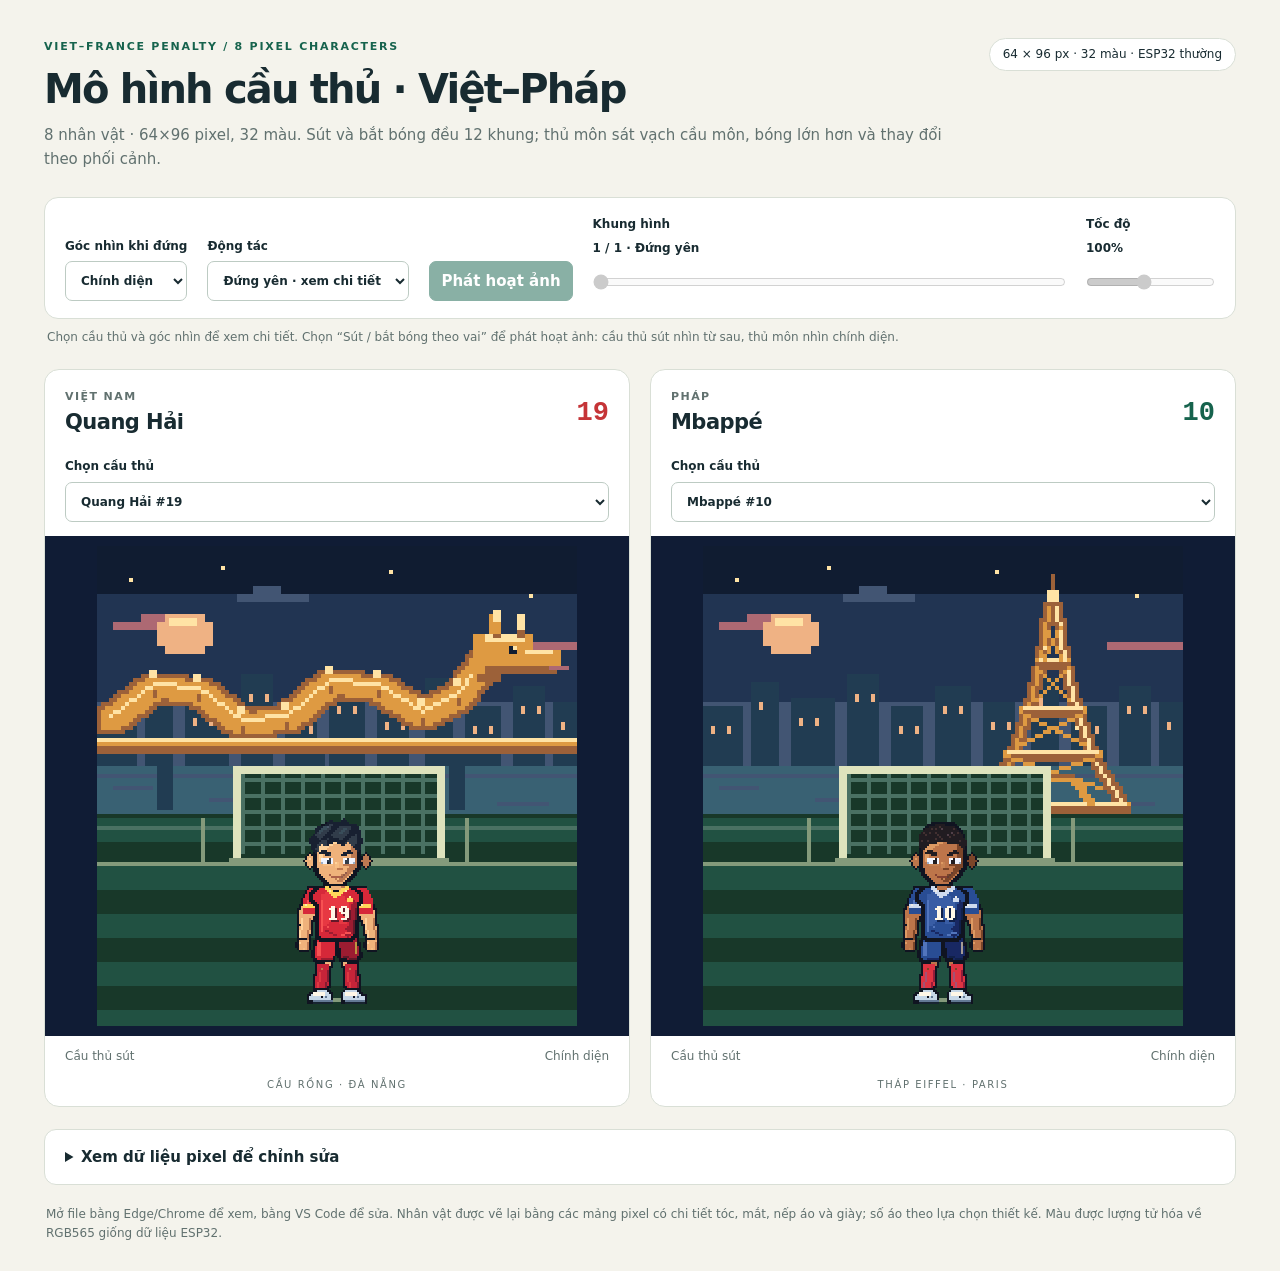
<file: cau-thu-pixel-esp32.html>
<!doctype html>
<html lang="vi">
<head>
<meta charset="utf-8">
<meta name="viewport" content="width=device-width,initial-scale=1">
<title>8 cầu thủ pixel 64×96 · Cầu Rồng & Eiffel · ESP32</title>
<style>
:root{color-scheme:light;--ink:#182b31;--muted:#61716f;--paper:#f4f3ec;--line:#d9dfd6;--green:#16634d}
*{box-sizing:border-box}body{margin:0;background:var(--paper);color:var(--ink);font:15px/1.6 system-ui,-apple-system,"Segoe UI",sans-serif}main{max-width:1080px;margin:auto;padding:38px 24px 28px}header{display:flex;justify-content:space-between;gap:20px;align-items:flex-start;margin-bottom:26px}.eyebrow{font-size:11px;font-weight:800;letter-spacing:.16em;color:var(--green)}h1{font-size:clamp(26px,4vw,40px);line-height:1.2;letter-spacing:-.045em;margin:9px 0 10px}p{margin:0;color:var(--muted)}.tag{white-space:nowrap;border:1px solid var(--line);border-radius:20px;padding:6px 13px;font-size:12px;background:#fff}.controls{background:#fff;border:1px solid var(--line);border-radius:14px;padding:17px 20px;display:flex;gap:14px 20px;align-items:end;flex-wrap:wrap}label{display:flex;flex-direction:column;gap:5px;font-size:12px;font-weight:650}select,button{font:inherit;min-height:40px;border:1px solid #bdcbc3;border-radius:7px;background:#fff;color:var(--ink);padding:7px 11px}button{font-weight:700;cursor:pointer;background:var(--green);color:#fff;border-color:var(--green);min-width:132px}button:disabled{opacity:.5;cursor:default}select:focus-visible,button:focus-visible,input:focus-visible,summary:focus-visible{outline:3px solid #c28c27;outline-offset:3px}.scrub{flex:1;min-width:150px}.speed{min-width:110px}input[type=range]{accent-color:var(--green);width:100%;margin:10px 0;height:18px}.hint{font-size:12px;margin:9px 3px 22px}.cards{display:grid;grid-template-columns:1fr 1fr;gap:20px}.card{overflow:hidden;background:#fff;border:1px solid var(--line);border-radius:15px}.card-head{display:flex;justify-content:space-between;align-items:center;padding:18px 20px}.name{font-size:20px;font-weight:800;letter-spacing:-.025em}.country{font-size:11px;color:var(--muted);letter-spacing:.13em;font-weight:650}.number{font:800 27px/1 ui-monospace,Consolas,monospace;color:var(--green)}.vn .number{color:#c53437}.stage{padding:10px 20px;background:#102d2c;display:flex;justify-content:center;overflow:hidden}.stage canvas{display:block;width:384px;max-width:100%;height:auto;image-rendering:pixelated;image-rendering:crisp-edges}.card-foot{display:flex;justify-content:space-between;padding:11px 20px;font-size:12px;color:var(--muted)}.dot{display:inline-block;width:7px;height:7px;background:#38a47b;margin-right:6px;border-radius:50%}details{margin-top:22px;border:1px solid var(--line);border-radius:12px;background:#fff;padding:15px 20px}summary{font-weight:750;cursor:pointer}details p{font-size:13px;margin:12px 0}.data-head{display:flex;align-items:center;gap:15px;flex-wrap:wrap;margin-top:14px}.data-head label{flex-direction:row;align-items:center}.data-grid{display:grid;grid-template-columns:minmax(0,1fr) 250px;gap:22px;margin-top:14px}pre{margin:0;overflow:auto;background:#142c30;color:#d9f1df;border-radius:8px;padding:14px;font:12px/1.35 ui-monospace,Consolas,monospace;letter-spacing:.09em}.palette{display:grid;grid-template-columns:1fr 1fr;gap:7px;align-content:start}.swatch{display:flex;align-items:center;gap:8px;font:11px ui-monospace,Consolas,monospace}.swatch i{width:19px;height:19px;display:inline-block;border:1px solid #abb8ac;border-radius:3px}.transparent{background:repeating-conic-gradient(#ddd 0 25%,#fff 0 50%) 0/8px 8px}.tip{margin:20px 2px 0;font-size:12px}code{font-family:ui-monospace,Consolas,monospace;font-size:.94em}noscript{display:block;padding:20px;background:#fff3cd} @media(max-width:680px){main{padding:24px 14px}header{display:block}.tag{display:inline-block;margin-top:14px}.cards{grid-template-columns:1fr}.controls{padding:15px;gap:12px}.controls label{flex:1;min-width:135px}.controls button{width:100%}.data-grid{grid-template-columns:1fr}.palette{grid-template-columns:repeat(3,1fr)}pre{font-size:11px}.card-head{padding:14px 18px}}@media(prefers-reduced-motion:reduce){*{scroll-behavior:auto}}
.stage{padding:10px 8px;background:#101c35}.stage canvas{width:360px}.player-picker{margin:0 20px 14px}.landmark-caption{text-align:center;font-size:10px;letter-spacing:.16em;color:var(--muted);padding:0 10px 13px}.card-foot{gap:8px;flex-wrap:wrap}.name{font-size:clamp(17px,2.2vw,21px)}
main{max-width:1240px}.stage canvas{width:480px}.palette{max-height:480px;overflow:auto}.data-grid{grid-template-columns:minmax(0,1fr) 270px}@media(max-width:680px){.data-grid{grid-template-columns:1fr}}
</style>
</head>
<body>

<main>
<header><div><div class="eyebrow">VIET–FRANCE PENALTY / 8 PIXEL CHARACTERS</div><h1>Mô hình cầu thủ · Việt–Pháp</h1><p>8 nhân vật · 64×96 pixel, 32 màu. Sút và bắt bóng đều 12 khung; thủ môn sát vạch cầu môn, bóng lớn hơn và thay đổi theo phối cảnh.</p></div><span class="tag">64 × 96 px · 32 màu · ESP32 thường</span></header>
<section class="controls" aria-label="Điều khiển mô hình">
<label>Góc nhìn khi đứng<select id="view"><option value="front">Chính diện</option><option value="back">Sau lưng</option><option value="side">Bên hông</option></select></label>
<label>Động tác<select id="motion"><option value="idle">Đứng yên · xem chi tiết</option><option value="shot">Sút / bắt bóng theo vai</option></select></label>
<button id="play" type="button" aria-pressed="true">Tạm dừng</button>
<label class="scrub">Khung hình <span id="frame-label">1 / 6 · Chuẩn bị</span><input id="frame" type="range" min="0" max="11" value="0" step="1" aria-label="Chọn khung hình"></label>
<label class="speed">Tốc độ <span id="speed-label">100%</span><input id="speed" type="range" min="3" max="12" value="7" step="1" aria-label="Tốc độ hoạt ảnh"></label>
</section>
<p class="hint">Chọn cầu thủ và góc nhìn để xem chi tiết. Chọn “Sút / bắt bóng theo vai” để phát hoạt ảnh: cầu thủ sút nhìn từ sau, thủ môn nhìn chính diện.</p>
<section class="cards" aria-label="Chọn mô hình cầu thủ hai đội"><article class="card vn">
 <div class="card-head"><div><div class="country">VIỆT NAM</div><div class="name" id="name-vn">Quang Hải</div></div><span class="number" id="number-vn">19</span></div>
 <label class="player-picker"><span>Chọn cầu thủ</span><select id="player-vn"><option value="vn">Quang Hải #19</option><option value="cong_phuong">Công Phượng #10</option><option value="tien_linh">Tiến Linh #22</option><option value="van_lam">Đặng Văn Lâm #1 · Thủ môn</option></select></label>
 <div class="stage"><canvas id="canvas-vn" width="480" height="480" role="img" aria-label="Mô hình cầu thủ Việt Nam trên nền Cầu Rồng"></canvas></div>
 <div class="card-foot"><span id="role-vn">Cầu thủ sút</span><span id="pose-vn">Sau lưng</span></div>
 <div class="landmark-caption">CẦU RỒNG · ĐÀ NẴNG</div>
</article><article class="card fr">
 <div class="card-head"><div><div class="country">PHÁP</div><div class="name" id="name-fr">Mbappé</div></div><span class="number" id="number-fr">10</span></div>
 <label class="player-picker"><span>Chọn cầu thủ</span><select id="player-fr"><option value="fr">Mbappé #10</option><option value="zidane">Zinedine Zidane #10</option><option value="henry">Thierry Henry #12</option><option value="lloris">Hugo Lloris #1 · Thủ môn</option></select></label>
 <div class="stage"><canvas id="canvas-fr" width="480" height="480" role="img" aria-label="Mô hình cầu thủ Pháp trên nền tháp Eiffel"></canvas></div>
 <div class="card-foot"><span id="role-fr">Cầu thủ sút</span><span id="pose-fr">Sau lưng</span></div>
 <div class="landmark-caption">THÁP EIFFEL · PARIS</div>
</article></section>
<details><summary>Xem dữ liệu pixel để chỉnh sửa</summary>
<p>Mỗi ký tự là một pixel; dấu chấm là nền trong suốt. Mô hình và nền được dựng từ code, không tải ảnh hoặc thư viện ngoài.</p>
<div class="data-head"><label>Cầu thủ <select id="inspect"><option value="vn">Quang Hải #19</option><option value="fr">Mbappé #10</option><option value="cong_phuong">Công Phượng #10</option><option value="tien_linh">Tiến Linh #22</option><option value="van_lam">Đặng Văn Lâm #1 · Thủ môn</option><option value="zidane">Zinedine Zidane #10</option><option value="henry">Thierry Henry #12</option><option value="lloris">Hugo Lloris #1 · Thủ môn</option></select></label><span id="data-info">96 hàng × 64 cột</span></div>
<div class="data-grid"><pre id="matrix" aria-label="Ma trận pixel hiện tại"></pre><div class="palette" id="palette" aria-label="Bảng màu"></div></div>
<p>Gửi nguyên file HTML và <code>cau-thu-pixel-esp32.h</code> cho người lập trình game. <code>MODEL_DATA</code> chứa 8 mẫu nhân vật; <code>POSES</code> là tư thế sút; <code>KEEPER_POSES</code> là 12 tư thế bắt bóng. Cầu thủ sút có 12 tư thế; chân được tính bằng khớp 3D có chiều dài cố định. Bóng chỉ rời chân ở thời điểm chạm, và có nhịp nghỉ trước lượt sút tiếp theo. Dùng <code>PIXEL_PLAYERS.getFrame('van_lam', 'front', 4, 'save')</code> hoặc <code>getFrame('vn', 'back', 3, 'shot')</code>. Các ID <code>vn</code> (Quang Hải), <code>fr</code> (Mbappé) được giữ để tương thích bản trước.</p>
<p>Sprite nén 5 bit/pixel, kích thước gốc 64×96 px; khi phóng ×2 là 128×192 px. Hàm giải mã một hàng dùng 128 byte; hàm vẽ có bộ đệm tối đa 256 byte, không cần PSRAM. Nền 120×120 được lưu thành lệnh vẽ hình chữ nhật và phóng ×2 cho màn 240×240. Trên ESP32, vẽ nền khi đổi cảnh và khôi phục vùng sprite cũ trước khi vẽ khung mới. Dữ liệu ESP32 dùng số khung theo từng cầu thủ: 15 khung gồm 3 góc đứng + 12 động tác sút; thủ môn có 15 khung gồm 3 góc đứng + 12 động tác bắt bóng. Hàm getShotState(elapsedMs) cung cấp đường bóng sút; getKeeperState(elapsedMs) cung cấp vị trí nhảy, điểm bắt bóng và cỡ bóng. Thủ môn ở gần khung thành được vẽ 32×48 trong góc máy này từ dữ liệu gốc 64×96, lấy mẫu pixel gần nhất. Bóng 8 px ở gần, còn 6 px tại khung thành. Sau khi sửa dữ liệu HTML, cần xuất lại header tương ứng.</p>
</details>
<p class="tip">Mở file bằng Edge/Chrome để xem, bằng VS Code để sửa. Nhân vật được vẽ lại bằng các mảng pixel có chi tiết tóc, mắt, nếp áo và giày; số áo theo lựa chọn thiết kế. Màu được lượng tử hóa về RGB565 giống dữ liệu ESP32.</p>
<noscript>Hãy bật JavaScript trong trình duyệt để xem mô hình và hoạt ảnh.</noscript>
</main>
<script>



'use strict';
/*
 * HIGH DETAIL PIXEL MODELS, 64 x 96 logical pixels, 32 palette slots.
 * Drawn from editable pixel geometry, not upscaled from the old 32x32 art.
 * No image files / network / dependencies. getFrame() returns 96 x 64 symbols.
 * Authoring/pose calculation runs here only; ESP32 uses prepacked 5-bit frames.
 */
const WIDTH=64,HEIGHT=96;
const PALETTE_SYMBOLS='.ONHhqrSsUuDEePMJjLlXAaVKknBbvWC';
const FRAME_NAMES=['Sẵn sàng','Chuyển trọng tâm','Lấy đà','Co chân','Cuối đà','Tăng tốc','Chạm bóng','Vung theo đà','Hãm chân','Thu chân','Lấy lại thăng bằng','Nghỉ'];
const SAVE_FRAME_NAMES=['Sẵn sàng','Hạ trọng tâm','Nạp lực','Đạp chân','Bật nhảy','Vươn người','Chạm bóng','Ôm bóng','Tiếp đất','Đứng dậy','Bước về vị trí','Sẵn sàng'];
const SAVE_DURATIONS_MS=[220,90,90,70,70,70,80,120,180,180,180,220];
const SHOT_DURATIONS_MS=[260,90,85,80,70,60,50,60,90,110,140,260];
const MODEL_DATA={
  "vn": {
    "name": "Quang Hải",
    "number": "19",
    "team": "vn",
    "role": "shooter",
    "hairStyle": "swept",
    "beard": "none",
    "baseColors": {
      "H": "#1c2635",
      "h": "#354255",
      "S": "#edb17c",
      "s": "#ba7853",
      "U": "#ffd19a",
      "J": "#d72b3e",
      "j": "#981d37",
      "L": "#f55253",
      "A": "#ffd45a",
      "K": "#c3263c",
      "k": "#861e35"
    }
  },
  "fr": {
    "name": "Mbappé",
    "number": "10",
    "team": "fr",
    "role": "shooter",
    "hairStyle": "crop",
    "beard": "none",
    "baseColors": {
      "H": "#271f25",
      "h": "#49383b",
      "S": "#b87548",
      "s": "#7e472e",
      "U": "#da9a65",
      "J": "#294c95",
      "j": "#182b60",
      "L": "#5075b8",
      "A": "#c9d8ee",
      "K": "#dc3445",
      "k": "#971d38"
    }
  },
  "cong_phuong": {
    "name": "Công Phượng",
    "number": "10",
    "team": "vn",
    "role": "shooter",
    "hairStyle": "waves",
    "beard": "none",
    "baseColors": {
      "H": "#181d28",
      "h": "#3c3640",
      "S": "#e5aa78",
      "s": "#b37550",
      "U": "#ffd19e",
      "J": "#d72b3e",
      "j": "#981d37",
      "L": "#f55253",
      "A": "#ffd45a",
      "K": "#c3263c",
      "k": "#861e35"
    }
  },
  "tien_linh": {
    "name": "Tiến Linh",
    "number": "22",
    "team": "vn",
    "role": "shooter",
    "hairStyle": "undercut",
    "beard": "none",
    "baseColors": {
      "H": "#1f2532",
      "h": "#4c4146",
      "S": "#dfa073",
      "s": "#a86b48",
      "U": "#f9c48d",
      "J": "#d72b3e",
      "j": "#981d37",
      "L": "#f55253",
      "A": "#ffd45a",
      "K": "#c3263c",
      "k": "#861e35"
    }
  },
  "van_lam": {
    "name": "Đặng Văn Lâm",
    "number": "1",
    "team": "vn",
    "role": "keeper",
    "hairStyle": "swept",
    "beard": "full",
    "baseColors": {
      "H": "#25202b",
      "h": "#4a3540",
      "S": "#efbb94",
      "s": "#bf8d69",
      "U": "#ffdab0",
      "J": "#2eb99b",
      "j": "#14725e",
      "L": "#68d4b5",
      "A": "#e6d66c",
      "K": "#289b87",
      "k": "#166052"
    }
  },
  "zidane": {
    "name": "Zinedine Zidane",
    "number": "10",
    "team": "fr",
    "role": "shooter",
    "hairStyle": "bald",
    "beard": "none",
    "baseColors": {
      "H": "#50413c",
      "h": "#78604c",
      "S": "#dfb385",
      "s": "#b4855c",
      "U": "#f5ce9b",
      "J": "#294c95",
      "j": "#182b60",
      "L": "#5075b8",
      "A": "#c9d8ee",
      "K": "#dc3445",
      "k": "#971d38"
    }
  },
  "henry": {
    "name": "Thierry Henry",
    "number": "12",
    "team": "fr",
    "role": "shooter",
    "hairStyle": "buzz",
    "beard": "goatee",
    "baseColors": {
      "H": "#262027",
      "h": "#4b3938",
      "S": "#ae7955",
      "s": "#794b36",
      "U": "#d39c70",
      "J": "#294c95",
      "j": "#182b60",
      "L": "#5075b8",
      "A": "#c9d8ee",
      "K": "#dc3445",
      "k": "#971d38"
    }
  },
  "lloris": {
    "name": "Hugo Lloris",
    "number": "1",
    "team": "fr",
    "role": "keeper",
    "hairStyle": "swept",
    "beard": "full",
    "baseColors": {
      "H": "#3b2929",
      "h": "#6a493d",
      "S": "#e4ae84",
      "s": "#b17e5b",
      "U": "#ffd4a3",
      "J": "#e78a36",
      "j": "#a64f26",
      "L": "#ffb65b",
      "A": "#f4e7ba",
      "K": "#c97730",
      "k": "#874b29"
    }
  }
};
function mix(a,b,t){
 const x=parseInt(a.slice(1),16),y=parseInt(b.slice(1),16);
 return '#'+[16,8,0].map(s=>Math.round(((x>>s)&255)*(1-t)+((y>>s)&255)*t).toString(16).padStart(2,'0')).join('');
}
function rgb565(hex){
 const n=parseInt(hex.slice(1),16);
 return (((n>>>19)&31)<<11)|(((n>>>10)&63)<<5)|((n>>>3)&31);
}
function rgb565Hex(n){
 const r=(n>>>11)&31,g=(n>>>5)&63,b=n&31;
 return '#'+[(r<<3)|(r>>>2),(g<<2)|(g>>>4),(b<<3)|(b>>>2)].map(v=>v.toString(16).padStart(2,'0')).join('');
}
const paletteCache=new Map();
function getPalette(id){
 if(!Object.prototype.hasOwnProperty.call(MODEL_DATA,id))throw new RangeError('Unknown player: '+id);
 if(paletteCache.has(id))return {...paletteCache.get(id)};
 const c=MODEL_DATA[id].baseColors;
 const p={
  '.':null,O:'#101421',N:'#293249',H:mix(c.H,'#101421',0.24),h:mix(c.h,c.H,0.20),q:mix(c.h,'#8492a5',0.12),r:mix(c.h,'#b0b7c7',0.19),
  S:c.S,s:c.s,U:c.U,u:mix(c.S,c.U,0.38),D:mix(c.s,'#302536',0.30),
  E:'#edf3ff',e:'#9baec3',P:'#ffffff',M:mix(c.s,'#8b3434',0.35),
  J:c.J,j:c.j,L:c.L,l:mix(c.J,c.L,0.42),X:mix(c.j,'#101421',0.36),
  A:c.A,a:mix(c.A,'#77532b',0.48),V:mix(c.A,'#fff5d9',0.62),
  K:c.K,k:c.k,n:mix(c.K,c.L,0.43),
  B:'#1c2436',b:'#667b94',v:'#c6d6e7',W:'#fff5e2',C:'#b3c4c7'
 };
 const quantized=Object.fromEntries([...PALETTE_SYMBOLS].map(s=>[s,p[s]===null?null:rgb565Hex(rgb565(p[s]))]));
 paletteCache.set(id,quantized);return {...quantized};
}
function getRGB565Palette(id){const p=getPalette(id);return [...PALETTE_SYMBOLS].map(s=>s==='.'?0:rgb565(p[s]));}
function actionFor(id){
 if(!Object.prototype.hasOwnProperty.call(MODEL_DATA,id))throw new RangeError('Unknown player: '+id);
 return MODEL_DATA[id].role==='keeper'?'save':'shot';
}
function blankMatrix(){return Array.from({length:HEIGHT},()=>Array(WIDTH).fill('.'));}
function put(m,x,y,c){if(x>=0&&x<WIDTH&&y>=0&&y<HEIGHT)m[y][x]=c;}
function rect(m,x,y,w,h,c){for(let yy=y;yy<y+h;yy++)for(let xx=x;xx<x+w;xx++)put(m,xx,yy,c);}
function ellipse(m,cx,cy,rx,ry,c){
 for(let y=Math.floor(cy-ry);y<=Math.ceil(cy+ry);y++)for(let x=Math.floor(cx-rx);x<=Math.ceil(cx+rx);x++)
 if(((x-cx)*(x-cx))/(rx*rx)+((y-cy)*(y-cy))/(ry*ry)<=1)put(m,x,y,c);
}
function poly(m,points,c){
 const minY=Math.max(0,Math.floor(Math.min(...points.map(p=>p[1])))),maxY=Math.min(HEIGHT-1,Math.ceil(Math.max(...points.map(p=>p[1]))));
 for(let y=minY;y<=maxY;y++){
  const cuts=[],scan=y+0.5;
  for(let i=0;i<points.length;i++){
   const a=points[i],b=points[(i+1)%points.length];
   if((a[1]<=scan&&b[1]>scan)||(b[1]<=scan&&a[1]>scan))cuts.push(a[0]+(scan-a[1])*(b[0]-a[0])/(b[1]-a[1]));
  }
  cuts.sort((a,b)=>a-b);
  for(let i=0;i+1<cuts.length;i+=2)for(let x=Math.ceil(cuts[i]-0.5);x<cuts[i+1]-0.5;x++)put(m,x,y,c);
 }
}
function line(m,a,b,c,width=1){
 let[x,y]=a;const[xx,yy]=b,dx=Math.abs(xx-x),dy=-Math.abs(yy-y),sx=x<xx?1:-1,sy=y<yy?1:-1;let err=dx+dy;
 for(;;){rect(m,x-Math.floor(width/2),y-Math.floor(width/2),width,width,c);if(x===xx&&y===yy)break;
 const e=2*err;if(e>=dy){err+=dy;x+=sx;}if(e<=dx){err+=dx;y+=sy;}}
}
function moved(points,dx,dy){return points.map(([x,y])=>[x+dx,y+dy]);}
function hairTexture(m,style){
 const mask=m.map(row=>row.map(c=>c==='H'));
 const cropped=style==='crop'||style==='buzz';
 if(cropped||style==='waves'){
  for(let y=2;y<31;y++)for(let x=16;x<49;x++){
   if(!mask[y][x]||!mask[y-1][x]||!mask[y+1][x]||!mask[y][x-1]||!mask[y][x+1])continue;
   const code=(x*17+y*29+(x*y)%13)%47;
   if(code<7)put(m,x,y,'h');
   if(code===0&&y<14)put(m,x,y,'q');
   if(style==='waves'&&code===5&&mask[y][x+1])put(m,x+1,y,'h');
  }
 }else{
  const patches=[
   ['h',[[21,10],[24,6],[30,4],[28,8],[24,12]]],
   ['h',[[29,10],[33,5],[39,5],[38,9],[34,12]]],
   ['h',[[21,17],[23,13],[28,11],[27,14],[24,18]]],
   ['h',[[35,16],[38,11],[42,9],[42,13],[39,17]]],
   ['h',[[26,23],[29,18],[33,16],[33,21],[30,24]]],
   ['h',[[34,26],[36,22],[40,19],[40,23],[37,27]]],
   ['q',[[23,8],[26,5],[29,5],[26,7],[24,9]]],
   ['q',[[33,8],[36,6],[38,6],[36,8],[34,10]]]
  ];
  for(const[c,points]of patches){
   const brush=blankMatrix();poly(brush,points,c);
   for(let y=1;y<31;y++)for(let x=16;x<49;x++)if(mask[y][x]&&brush[y][x]===c)put(m,x,y,c);
  }
  if(mask[5][27])put(m,27,5,'r');
 }
}
function faceHead(model,view){
 const m=blankMatrix(),style=model.hairStyle,bald=style==='bald';
 if(view==='side'){
  poly(m,[[24,6],[33,3],[40,6],[43,12],[43,18],[48,23],[46,25],[44,25],[44,30],[39,34],[30,34],[25,30],[23,24],[20,20],[19,12]],'O');
  poly(m,[[26,10],[34,5],[39,8],[41,14],[41,20],[46,23],[42,24],[42,29],[38,32],[31,31],[28,27],[26,21],[22,18],[22,12]],'S');
  poly(m,[[28,9],[34,6],[39,9],[39,15],[35,18],[30,16]],'U');
  poly(m,[[39,15],[41,18],[46,23],[42,24],[42,29],[38,32],[35,31],[39,27]],'s');
  if(!bald){
   const shape=style==='crop'||style==='buzz'?
    [[21,19],[20,12],[24,7],[31,4],[38,5],[42,9],[42,12],[36,12],[32,16],[31,22],[27,24],[25,28],[22,24]]:
    [[20,20],[18,12],[21,8],[22,5],[27,4],[29,1],[34,3],[38,2],[42,6],[44,10],[41,13],[36,12],[33,17],[31,18],[31,23],[27,25],[25,28],[22,24]];
   poly(m,shape,'H');hairTexture(m,style);
   if(style==='crop'||style==='undercut')poly(m,[[23,18],[27,17],[29,21],[27,27],[24,26]],'D');
  }else{
   poly(m,[[21,15],[24,13],[25,22],[27,27],[25,29],[22,24]],'H');
   poly(m,[[24,7],[30,4],[35,5],[33,8],[27,10]],'U');
  }
  ellipse(m,28,23,3,4,'O');ellipse(m,28,23,2,3,'S');put(m,28,22,'U');line(m,[28,23],[29,25],'s');
  if(model.beard==='full')poly(m,[[31,27],[35,28],[39,27],[43,27],[42,31],[38,33],[32,32]],'D');
  if(model.beard==='goatee')poly(m,[[38,29],[42,28],[41,32],[38,33],[36,31]],'D');
  poly(m,[[36,17],[39,16],[42,18],[41,19],[37,18]],'H');
  rect(m,37,20,5,3,'E');rect(m,40,20,2,3,'H');put(m,40,20,'P');line(m,[37,23],[41,23],'s');
  line(m,[42,27],[44,27],'M');line(m,[39,29],[42,29],'M');put(m,38,30,'u');
 }else{
  ellipse(m,18,22,3,4,'O');ellipse(m,46,22,3,4,'O');
  ellipse(m,18,22,2,3,'S');ellipse(m,46,22,2,3,'s');put(m,18,21,'U');
  poly(m,[[22,6],[27,3],[37,3],[42,7],[44,15],[44,26],[40,32],[35,35],[28,35],[23,32],[20,27],[20,14]],'O');
  poly(m,[[24,8],[29,5],[36,5],[40,9],[42,15],[42,25],[38,31],[34,34],[29,34],[24,30],[22,25],[22,14]],'S');
  poly(m,[[25,9],[30,6],[35,7],[33,13],[27,16],[23,24],[23,15]],'U');
  poly(m,[[39,12],[42,16],[42,25],[38,30],[34,33],[30,32],[37,28],[39,22]],'s');
  if(view==='back'){
   if(!bald){
    const top=style==='waves'?[[19,13],[19,8],[23,6],[24,3],[29,3],[32,1],[36,3],[40,3],[44,8],[45,15],[43,25],[38,30],[29,30],[23,26],[21,21]]:
     [[20,14],[21,8],[25,5],[30,2],[36,3],[41,6],[44,12],[44,20],[41,26],[36,29],[28,29],[23,25]];
    poly(m,top,'H');hairTexture(m,style);
    poly(m,[[23,24],[28,27],[36,27],[41,24],[39,29],[35,31],[28,30]],style==='waves'?'H':'D');
    line(m,[26,30],[37,30],'s');
   }else{
    poly(m,[[21,17],[23,17],[24,25],[28,29],[36,29],[41,25],[42,17],[44,17],[43,26],[38,31],[28,31],[22,26]],'h');
    poly(m,[[26,8],[32,5],[38,8],[36,13],[29,13],[25,16]],'U');
   }
  }else{
   if(model.beard==='full')poly(m,[[23,27],[26,28],[29,29],[35,29],[38,27],[41,26],[39,32],[35,34],[29,34],[25,31]],'D');
   if(model.beard==='goatee')ellipse(m,32,32,3,2,'D');
   poly(m,[[23,18],[26,17],[30,19],[29,20],[24,19]],'H');
   poly(m,[[34,19],[38,17],[41,18],[40,19],[35,20]],'H');
   rect(m,24,21,6,3,'E');rect(m,35,21,6,3,'E');
   rect(m,27,21,2,3,'H');rect(m,36,21,2,3,'H');put(m,27,21,'P');put(m,36,21,'P');
   put(m,24,23,'e');put(m,40,23,'e');line(m,[25,24],[29,24],'u');line(m,[35,24],[39,24],'s');
   rect(m,31,23,2,3,'u');put(m,31,23,'U');line(m,[32,26],[34,26],'s');
   line(m,[28,29],[30,30],'M');line(m,[30,30],[34,30],'M');line(m,[34,30],[36,28],'D');put(m,32,31,'u');
   if(!bald){
    let shape;
    if(style==='crop'||style==='buzz')shape=[[20,15],[20,10],[24,6],[30,4],[37,5],[41,8],[44,13],[43,17],[40,14],[36,14],[32,13],[27,14],[24,15],[22,18]];
    else if(style==='undercut')shape=[[20,17],[19,10],[23,6],[26,6],[27,2],[34,4],[38,3],[43,8],[44,14],[40,16],[38,12],[33,14],[29,12],[25,16],[23,19]];
    else if(style==='waves')shape=[[19,20],[18,14],[19,9],[22,7],[22,4],[27,4],[30,1],[34,3],[38,2],[40,5],[43,6],[45,11],[44,18],[41,20],[39,15],[36,17],[33,14],[29,16],[26,15],[23,20]];
    else shape=[[20,18],[18,12],[21,8],[22,5],[26,5],[28,2],[33,3],[36,1],[39,4],[42,4],[44,8],[45,13],[43,18],[40,16],[38,13],[35,15],[31,13],[27,15],[24,14],[22,19]];
    poly(m,shape,'H');hairTexture(m,style);
    if(style==='undercut'){line(m,[21,17],[22,22],'D',2);line(m,[42,17],[42,21],'D',2);}
   }else{
    line(m,[21,17],[22,23],'h');line(m,[42,17],[42,23],'h');
    poly(m,[[25,8],[30,5],[36,6],[39,9],[34,9],[29,11]],'U');
   }
  }
 }
 return m;
}
const DIGITS={
 '0':['.WWW.','WW.WW','WW.WW','WW.WW','WW.WW','WW.WW','.WWW.'],
 '1':['..WW.','.WWW.','..WW.','..WW.','..WW.','..WW.','.WWWW'],
 '2':['.WWW.','WW.WW','...WW','..WW.','.WW..','WW...','WWWWW'],
 '3':['WWWW.','...WW','...WW','.WWW.','...WW','...WW','WWWW.'],
 '4':['...WW','..WWW','.WWWW','WW.WW','WWWWW','...WW','...WW'],
 '5':['WWWWW','WW...','WWWW.','...WW','...WW','WW.WW','.WWW.'],
 '6':['.WWW.','WW...','WW...','WWWW.','WW.WW','WW.WW','.WWW.'],
 '7':['WWWWW','...WW','..WW.','..WW.','.WW..','.WW..','.WW..'],
 '8':['.WWW.','WW.WW','WW.WW','.WWW.','WW.WW','WW.WW','.WWW.'],
 '9':['.WWW.','WW.WW','WW.WW','.WWWW','...WW','...WW','.WWW.']
};
function jerseyNumber(m,number,cx,y){
 const left=cx-Math.floor((number.length*6-1)/2);
 for(const [n,d]of [...number].entries()){
  const mask=DIGITS[d];
  mask.forEach((row,yy)=>[...row].forEach((s,x)=>{if(s==='W')put(m,left+n*6+x+1,y+yy+1,'X');}));
  mask.forEach((row,yy)=>[...row].forEach((s,x)=>{if(s==='W')put(m,left+n*6+x,y+yy,'W');}));
 }
}

const SHOT_KEYS=[
 {dx:0,dy:0,foot:[40,0,0],angle:0,lh:[15,64],rh:[49,64]},
 {dx:-1,dy:0,foot:[41,-2,1],angle:0.05,lh:[14,63],rh:[50,63]},
 {dx:-2,dy:1,foot:[42,-5,3],angle:0.12,lh:[12,61],rh:[51,62]},
 {dx:-2,dy:1,foot:[43,-8,6],angle:0.20,lh:[10,58],rh:[52,60]},
 {dx:-1,dy:1,foot:[44,-10,9],angle:0.25,lh:[9,55],rh:[53,58]},
 {dx:0,dy:0,foot:[43,-4,4],angle:-0.35,lh:[10,53],rh:[53,57]},
 {dx:1,dy:0,foot:[42,6,1],angle:-1.25,lh:[11,53],rh:[52,56]},
 {dx:1,dy:-1,foot:[41,12,5],angle:-1.45,lh:[12,54],rh:[52,57]},
 {dx:0,dy:-1,foot:[40,15,8],angle:-1.50,lh:[13,56],rh:[51,59]},
 {dx:0,dy:0,foot:[40,10,5],angle:-0.70,lh:[14,59],rh:[50,61]},
 {dx:0,dy:0,foot:[40,3,1],angle:-0.20,lh:[15,62],rh:[49,63]},
 {dx:0,dy:0,foot:[40,0,0],angle:0,lh:[15,64],rh:[49,64]}
];
// Offline 3-D inverse kinematics: fixed 10.5/11.5 bone lengths, knee bends
// toward the goal. Camera projection shortens a forward-pointing leg naturally.
function solveLeg3D(hip,foot){
 const d=foot.map((v,i)=>v-hip[i]),length=Math.hypot(...d),upper=10.5,lower=11.5;
 if(length>upper+lower+1e-6||length<Math.abs(upper-lower))throw new RangeError('Unreachable leg pose');
 const direction=d.map(v=>v/length),a=(upper*upper-lower*lower+length*length)/(2*length);
 let bend=[-direction[0]*direction[1],1-direction[1]*direction[1],-direction[2]*direction[1]];
 const size=Math.hypot(...bend);bend=bend.map(v=>v/size);
 const h=Math.sqrt(Math.max(0,upper*upper-a*a));
 return [hip,hip.map((v,i)=>v+direction[i]*a+bend[i]*h),foot];
}
function projectLeg(chain){return chain.map(([x,depth,height])=>[Math.round(x),Math.round(89-depth*0.34-height*0.94)]);}
const SHOT_ARM_KEYS={"left":[[16,52],[15,51],[14,49],[13,47],[12,45],[12,44],[13,44],[14,45],[14,47],[15,49],[16,51],[16,52]],"right":[[48,52],[49,51],[50,50],[51,49],[52,48],[52,47],[51,47],[51,48],[50,49],[49,50],[48,51],[48,52]]};
// Arm keys include foreshortening as hands turn toward the goal.
const POSES=SHOT_KEYS.map((key,index)=>{
 const hipHeight=(89-(70+key.dy))/0.94;
 const worldLl=solveLeg3D([26+key.dx,0,hipHeight],[24,0,0]);
 const worldRl=solveLeg3D([38+key.dx,0,hipHeight],key.foot);
 return {dx:key.dx,dy:key.dy,la:[[21+key.dx,40+key.dy],[SHOT_ARM_KEYS.left[index][0]+key.dx,SHOT_ARM_KEYS.left[index][1]+key.dy],key.lh],
  ra:[[43+key.dx,40+key.dy],[SHOT_ARM_KEYS.right[index][0]+key.dx,SHOT_ARM_KEYS.right[index][1]+key.dy],key.rh],ll:projectLeg(worldLl),rl:projectLeg(worldRl),
  worldLl,worldRl,bootAngle:key.angle};
});

const KEEPER_POSES=[
  {
    "dx": 0,
    "dy": 0,
    "la": [
      [
        21,
        40
      ],
      [
        15,
        48
      ],
      [
        17,
        58
      ]
    ],
    "ra": [
      [
        43,
        40
      ],
      [
        49,
        48
      ],
      [
        47,
        58
      ]
    ],
    "ll": [
      [
        26,
        70
      ],
      [
        24,
        79
      ],
      [
        22,
        89
      ]
    ],
    "rl": [
      [
        38,
        70
      ],
      [
        40,
        79
      ],
      [
        42,
        89
      ]
    ],
    "angle": 0
  },
  {
    "dx": 0,
    "dy": 1,
    "la": [
      [
        21,
        41
      ],
      [
        16,
        50
      ],
      [
        18,
        61
      ]
    ],
    "ra": [
      [
        43,
        41
      ],
      [
        48,
        50
      ],
      [
        46,
        61
      ]
    ],
    "ll": [
      [
        26,
        71
      ],
      [
        23,
        80
      ],
      [
        21,
        89
      ]
    ],
    "rl": [
      [
        38,
        71
      ],
      [
        41,
        80
      ],
      [
        43,
        89
      ]
    ],
    "angle": 0
  },
  {
    "dx": 0,
    "dy": 2,
    "la": [
      [
        21,
        42
      ],
      [
        17,
        52
      ],
      [
        20,
        63
      ]
    ],
    "ra": [
      [
        43,
        42
      ],
      [
        47,
        52
      ],
      [
        44,
        63
      ]
    ],
    "ll": [
      [
        26,
        72
      ],
      [
        22,
        81
      ],
      [
        20,
        89
      ]
    ],
    "rl": [
      [
        38,
        72
      ],
      [
        42,
        81
      ],
      [
        44,
        89
      ]
    ],
    "angle": -0.015
  },
  {
    "dx": 0,
    "dy": 1,
    "la": [
      [
        21,
        41
      ],
      [
        17,
        47
      ],
      [
        20,
        55
      ]
    ],
    "ra": [
      [
        43,
        41
      ],
      [
        48,
        47
      ],
      [
        46,
        53
      ]
    ],
    "ll": [
      [
        26,
        71
      ],
      [
        24,
        79
      ],
      [
        22,
        87
      ]
    ],
    "rl": [
      [
        38,
        71
      ],
      [
        40,
        79
      ],
      [
        42,
        87
      ]
    ],
    "angle": 0.02
  },
  {
    "dx": 0,
    "dy": 0,
    "la": [
      [
        21,
        40
      ],
      [
        17,
        40
      ],
      [
        23,
        43
      ]
    ],
    "ra": [
      [
        43,
        40
      ],
      [
        50,
        42
      ],
      [
        48,
        39
      ]
    ],
    "ll": [
      [
        26,
        70
      ],
      [
        24,
        77
      ],
      [
        22,
        84
      ]
    ],
    "rl": [
      [
        38,
        70
      ],
      [
        40,
        77
      ],
      [
        42,
        84
      ]
    ],
    "angle": 0.08
  },
  {
    "dx": 0,
    "dy": -1,
    "la": [
      [
        21,
        39
      ],
      [
        22,
        33
      ],
      [
        26,
        29
      ]
    ],
    "ra": [
      [
        43,
        39
      ],
      [
        48,
        31
      ],
      [
        49,
        26
      ]
    ],
    "ll": [
      [
        26,
        69
      ],
      [
        24,
        76
      ],
      [
        21,
        82
      ]
    ],
    "rl": [
      [
        38,
        69
      ],
      [
        40,
        76
      ],
      [
        42,
        82
      ]
    ],
    "angle": 0.16
  },
  {
    "dx": 0,
    "dy": -2,
    "la": [
      [
        21,
        38
      ],
      [
        23,
        29
      ],
      [
        29,
        22
      ]
    ],
    "ra": [
      [
        43,
        38
      ],
      [
        47,
        27
      ],
      [
        49,
        17
      ]
    ],
    "ll": [
      [
        26,
        68
      ],
      [
        24,
        75
      ],
      [
        20,
        81
      ]
    ],
    "rl": [
      [
        38,
        68
      ],
      [
        40,
        75
      ],
      [
        42,
        81
      ]
    ],
    "angle": 0.24
  },
  {
    "dx": 0,
    "dy": -1,
    "la": [
      [
        21,
        39
      ],
      [
        31,
        30
      ],
      [
        40,
        22
      ]
    ],
    "ra": [
      [
        43,
        39
      ],
      [
        47,
        29
      ],
      [
        48,
        19
      ]
    ],
    "ll": [
      [
        26,
        69
      ],
      [
        24,
        76
      ],
      [
        21,
        83
      ]
    ],
    "rl": [
      [
        38,
        69
      ],
      [
        40,
        76
      ],
      [
        42,
        83
      ]
    ],
    "angle": 0.32
  },
  {
    "dx": 0,
    "dy": 1,
    "la": [
      [
        21,
        41
      ],
      [
        32,
        36
      ],
      [
        43,
        29
      ]
    ],
    "ra": [
      [
        43,
        41
      ],
      [
        47,
        33
      ],
      [
        49,
        24
      ]
    ],
    "ll": [
      [
        26,
        71
      ],
      [
        23,
        80
      ],
      [
        21,
        89
      ]
    ],
    "rl": [
      [
        38,
        71
      ],
      [
        41,
        80
      ],
      [
        43,
        89
      ]
    ],
    "angle": 0.16
  },
  {
    "dx": 0,
    "dy": 2,
    "la": [
      [
        21,
        42
      ],
      [
        27,
        40
      ],
      [
        36,
        39
      ]
    ],
    "ra": [
      [
        43,
        42
      ],
      [
        47,
        39
      ],
      [
        44,
        37
      ]
    ],
    "ll": [
      [
        26,
        72
      ],
      [
        23,
        81
      ],
      [
        22,
        89
      ]
    ],
    "rl": [
      [
        38,
        72
      ],
      [
        41,
        81
      ],
      [
        43,
        89
      ]
    ],
    "angle": 0.05
  },
  {
    "dx": 0,
    "dy": 0,
    "la": [
      [
        21,
        40
      ],
      [
        19,
        49
      ],
      [
        22,
        58
      ]
    ],
    "ra": [
      [
        43,
        40
      ],
      [
        47,
        49
      ],
      [
        45,
        58
      ]
    ],
    "ll": [
      [
        26,
        70
      ],
      [
        25,
        78
      ],
      [
        25,
        87
      ]
    ],
    "rl": [
      [
        38,
        70
      ],
      [
        40,
        79
      ],
      [
        42,
        89
      ]
    ],
    "angle": 0.01
  },
  {
    "dx": 0,
    "dy": 0,
    "la": [
      [
        21,
        40
      ],
      [
        15,
        48
      ],
      [
        17,
        58
      ]
    ],
    "ra": [
      [
        43,
        40
      ],
      [
        49,
        48
      ],
      [
        47,
        58
      ]
    ],
    "ll": [
      [
        26,
        70
      ],
      [
        24,
        79
      ],
      [
        22,
        89
      ]
    ],
    "rl": [
      [
        38,
        70
      ],
      [
        40,
        79
      ],
      [
        42,
        89
      ]
    ],
    "angle": 0
  }
];
function drawBoot(m,cx,cy,direction,angle=0){

 if(Math.abs(angle)>1e-9){
  const local=blankMatrix();drawBoot(local,16,16,direction,0);
  const cs=Math.cos(angle),sn=Math.sin(angle);
  for(let y=cy-12;y<=cy+12;y++)for(let x=cx-12;x<=cx+12;x++){
   const a=x-cx,b=y-cy,sx=Math.round(cs*a+sn*b+16),sy=Math.round(-sn*a+cs*b+16);
   if(sx>=0&&sx<WIDTH&&sy>=0&&sy<HEIGHT&&local[sy][sx]!=='.')put(m,x,y,local[sy][sx]);
  }
  return;
 }

 const points=[[-4,-2],[3,-2],[4,0],[7,1],[7,6],[-6,6],[-6,1]];
 poly(m,points.map(([x,y])=>[cx+x*direction,cy+y]),'O');
 poly(m,[[-3,-1],[2,-1],[3,1],[6,2],[6,4],[-5,4],[-5,1]].map(([x,y])=>[cx+x*direction,cy+y]),'v');
 line(m,[cx-4,cy+4],[cx+5,cy+4],'b');
 line(m,[cx-4,cy+5],[cx+5,cy+5],'B');
 line(m,[cx-3,cy+1],[cx+1,cy+1],'W',2);
 put(m,cx,cy+2,'O');put(m,cx+2,cy+2,'b');
}
function drawLeg(m,joints,direction,bootAngle=0){
 const[a,b,c]=joints;
 line(m,a,b,'O',8);line(m,b,c,'O',8);
 line(m,a,b,'S',6);line(m,[a[0]-2,a[1]],[b[0]-2,b[1]],'U',1);
 line(m,b,c,'K',6);line(m,[b[0]+2,b[1]],[c[0]+2,c[1]],'k',1);
 line(m,[b[0]-2,b[1]+1],[c[0]-2,c[1]],'n',1);
 put(m,b[0]-1,b[1]-1,'s');drawBoot(m,c[0],c[1],direction,bootAngle);
}
function drawArm(m,joints,keeper){
 const[a,b,c]=joints;
 line(m,a,b,'O',8);line(m,b,c,'O',7);
 line(m,a,b,keeper?'J':'S',6);line(m,b,c,keeper?'J':'S',5);
 line(m,[b[0]-2,b[1]],[c[0]-2,c[1]],keeper?'L':'U',1);
 line(m,[b[0]+2,b[1]],[c[0]+2,c[1]],keeper?'j':'s',1);
 if(!keeper){
  const end=[Math.round(a[0]+(b[0]-a[0])*0.52),Math.round(a[1]+(b[1]-a[1])*0.52)];
  line(m,a,end,'J',7);line(m,[a[0]-2,a[1]],[end[0]-2,end[1]],'L');
  rect(m,end[0]-3,end[1]-1,6,2,'A');put(m,end[0]-2,end[1]-1,'V');
 }
 poly(m,[[c[0]-3,c[1]-2],[c[0]+2,c[1]-2],[c[0]+4,c[1]],[c[0]+3,c[1]+5],[c[0]-2,c[1]+5],[c[0]-4,c[1]+2]],'O');
 rect(m,c[0]-2,c[1]-1,5,5,keeper?'W':'S');
 line(m,[c[0]+2,c[1]],[c[0]+2,c[1]+3],keeper?'C':'s');
 put(m,c[0]-2,c[1],keeper?'P':'U');put(m,c[0],c[1]+3,keeper?'v':'u');
 if(keeper){line(m,[c[0]-2,c[1]+3],[c[0]+2,c[1]+3],'b');put(m,c[0],c[1]-1,'v');}
}
function drawKit(m,pose,model,view){
 const dx=pose.dx,dy=pose.dy;
 poly(m,moved([[21,61],[43,61],[45,71],[42,75],[33,74],[32,69],[31,74],[21,75],[19,71]],dx,dy),'O');
 poly(m,moved([[22,62],[31,62],[31,70],[29,73],[22,73],[21,70]],dx,dy),'J');
 poly(m,moved([[33,62],[42,62],[43,70],[41,73],[34,72]],dx,dy),'j');
 rect(m,22+dx,64+dy,2,7,'L');rect(m,41+dx,64+dy,1,6,'a');
 line(m,[24+dx,72+dy],[29+dx,72+dy],'j');line(m,[35+dx,71+dy],[41+dx,72+dy],'X');
 poly(m,moved([[23,36],[28,35],[36,35],[41,37],[45,39],[45,44],[43,47],[43,61],[40,64],[23,64],[21,61],[21,46],[18,44],[18,39]],dx,dy),'O');
 poly(m,moved([[24,37],[29,36],[35,36],[40,38],[43,40],[43,44],[41,46],[41,60],[39,62],[24,62],[23,60],[23,45],[20,43],[20,40]],dx,dy),'J');
 poly(m,moved([[24,40],[29,39],[35,40],[38,45],[37,55],[29,54],[26,57],[24,54]],dx,dy),'l');
 poly(m,moved([[40,42],[42,44],[41,59],[38,62],[36,60],[38,55]],dx,dy),'j');
 line(m,[24+dx,43+dy],[24+dx,58+dy],'L');
 line(m,[41+dx,47+dy],[40+dx,59+dy],'X');
 line(m,[26+dx,58+dy],[31+dx,60+dy],'j');line(m,[34+dx,60+dy],[38+dx,59+dy],'L');
 put(m,27+dx,56+dy,'L');put(m,36+dx,57+dy,'j');
 rect(m,28+dx,33+dy,9,6,'O');rect(m,29+dx,33+dy,7,5,'S');rect(m,34+dx,34+dy,2,4,'s');
 if(view==='back'){
  line(m,[27+dx,37+dy],[37+dx,37+dy],'A',2);line(m,[29+dx,38+dy],[35+dx,38+dy],'a');
 }else{
  line(m,[27+dx,37+dy],[31+dx,41+dy],'A',2);line(m,[31+dx,41+dy],[37+dx,37+dy],'A',2);
  put(m,28+dx,38+dy,'V');put(m,36+dx,38+dy,'V');
  rect(m,37+dx,42+dy,3,2,'A');put(m,38+dx,41+dy,'V');
 }
 jerseyNumber(m,model.number,32+dx,46+dy);
}
function rotateKeeperFixed(source,angle){
 if(!angle)return source;
 const cs=Math.cos(angle),sn=Math.sin(angle),cx=31.5,cy=47.5,out=blankMatrix();
 // Fixed pivot and scale: no per-frame automatic zoom or centering.
 for(let y=0;y<HEIGHT;y++)for(let x=0;x<WIDTH;x++){
  const a=x-cx,b=y-cy,sx=Math.round(cs*a+sn*b+cx),sy=Math.round(-sn*a+cs*b+cy);
  if(sx>=0&&sx<WIDTH&&sy>=0&&sy<HEIGHT)out[y][x]=source[sy][sx];
 }
 return out;
}

function drawFrontGlove(m,c){
 poly(m,[[c[0]-3,c[1]-2],[c[0]+2,c[1]-2],[c[0]+4,c[1]],[c[0]+3,c[1]+5],[c[0]-2,c[1]+5],[c[0]-4,c[1]+2]],'O');
 rect(m,c[0]-2,c[1]-1,5,5,'W');line(m,[c[0]+2,c[1]],[c[0]+2,c[1]+3],'C');
 put(m,c[0]-2,c[1],'P');put(m,c[0],c[1]+3,'v');
 line(m,[c[0]-2,c[1]+3],[c[0]+2,c[1]+3],'b');put(m,c[0],c[1]-1,'v');
}

// The final save frames close both gloves around the chest. The generated
// web sprites and the source preview use the same poses.
for(let i=7;i<KEEPER_POSES.length;i++){
 const pose=KEEPER_POSES[i];
 pose.angle=i===7?0.1:0;
 pose.dy=i===7?1:2;
 pose.la=[[21,40],[24,46],[29,52]];
 pose.ra=[[43,40],[40,46],[35,52]];
}
const frameCache=new Map();
function getFrame(id,view='back',frame=0,motion='shot'){
 if(!Object.prototype.hasOwnProperty.call(MODEL_DATA,id))throw new RangeError('Unknown player: '+id);
 const model=MODEL_DATA[id],keeper=model.role==='keeper';
 if(!['front','back','side'].includes(view))throw new RangeError('Unknown view');
 if(!['idle','shot','save'].includes(motion))throw new RangeError('Unknown motion');
 if(!Number.isInteger(frame)||frame<0||frame>=12)throw new RangeError('Unknown frame for this role');
 if(motion==='shot'&&(keeper||view!=='back'))throw new RangeError('Shot requires a shooter back view');
 if(motion==='save'&&(!keeper||view!=='front'))throw new RangeError('Save requires a goalkeeper front view');
 const key=[id,view,frame,motion].join(':');if(frameCache.has(key))return frameCache.get(key).slice();
 const pose=motion==='save'?KEEPER_POSES[frame]:(keeper?KEEPER_POSES[0]:POSES[motion==='shot'?frame:0]);
 let m=blankMatrix();
 if(view==='side'){
  drawLeg(m,[[29,70],[29,78],[29,89]],-1);drawLeg(m,[[36,70],[37,78],[38,89]],1);
  poly(m,[[27,61],[40,61],[41,72],[36,75],[27,73]],'O');
  poly(m,[[28,62],[38,62],[39,71],[35,73],[28,72]],'j');rect(m,28,64,2,7,'l');
  poly(m,[[29,36],[34,35],[39,37],[41,43],[40,61],[37,64],[27,63],[26,46]],'O');
  poly(m,[[30,37],[34,36],[38,39],[39,44],[38,61],[28,61],[28,44]],'J');
  rect(m,29,44,2,13,'L');rect(m,37,45,2,15,'j');rect(m,31,33,6,6,'S');
  drawArm(m,[[32,40],[32,52],[34,65]],keeper);
 }else{
  drawLeg(m,pose.ll,-1);drawLeg(m,pose.rl,1,pose.bootAngle||0);
  drawArm(m,pose.la,keeper);drawArm(m,pose.ra,keeper);
  drawKit(m,pose,model,view);
 }
 const head=faceHead(model,view),hx=view==='side'?0:pose.dx,hy=1+(view==='side'?0:pose.dy);
 for(let y=0;y<38;y++)for(let x=0;x<WIDTH;x++)if(head[y][x]!=='.')put(m,x+hx,y+hy,head[y][x]);
 if(motion==='save'){drawFrontGlove(m,pose.la[2]);drawFrontGlove(m,pose.ra[2]);m=rotateKeeperFixed(m,pose.angle);}
 const rows=m.map(row=>row.join(''));frameCache.set(key,rows);return rows.slice();
}
function getPackedFrame(id,view='back',frame=0,motion='shot'){
 const flat=getFrame(id,view,frame,motion).join(''),out=new Uint8Array(WIDTH*HEIGHT*5/8);
 let acc=0,bits=0,p=0;
 for(const s of flat){acc=(acc<<5)|PALETTE_SYMBOLS.indexOf(s);bits+=5;if(bits>=8){bits-=8;out[p++]=(acc>>>bits)&255;acc&=(1<<bits)-1;}}
 if(bits)out[p]=acc<<(8-bits);
 return out;
}
const BACKGROUND_PALETTE=["#101c35","#253756","#455477","#aa6a74","#edb380","#fbe1a0","#d99a43","#996139","#253e50","#3c6070","#19382f","#245340","#356747","#829b78","#dce3bd","#4c7367"];
const BACKGROUND_RECTS={"vn":[[0,0,0,120,120],[1,0,12,120,46],[2,0,39,120,19],[5,8,8,1,1],[5,31,5,1,1],[5,52,13,1,1],[5,73,6,1,1],[5,108,12,1,1],[3,4,19,18,2],[3,11,17,13,2],[2,35,12,18,2],[2,39,10,7,2],[3,101,24,19,2],[4,17,17,10,10],[4,15,19,14,6],[5,18,18,7,2],[8,0,40,10,16],[4,2,45,1,2],[4,6,45,1,2],[8,12,34,7,22],[4,14,39,1,2],[8,22,38,11,18],[4,24,43,1,2],[4,28,43,1,2],[8,36,32,8,24],[4,38,37,1,2],[4,42,37,1,2],[8,47,40,8,16],[4,49,45,1,2],[4,53,45,1,2],[8,58,35,9,21],[4,60,40,1,2],[4,64,40,1,2],[8,70,39,8,17],[4,72,44,1,2],[4,76,44,1,2],[8,82,33,7,23],[4,84,38,1,2],[8,92,40,9,16],[4,94,45,1,2],[4,98,45,1,2],[8,104,35,8,21],[4,106,40,1,2],[4,110,40,1,2],[8,114,39,6,17],[4,116,44,1,2],[9,0,55,120,12],[2,0,57,120,1],[2,4,60,10,1],[2,28,63,15,1],[2,66,60,17,1],[2,100,64,13,1],[8,15,50,4,16],[7,14,49,6,2],[8,53,50,4,16],[7,52,49,6,2],[8,88,50,4,16],[7,87,49,6,2],[7,0,49,120,3],[6,0,48,120,2],[5,0,48,120,1],[7,0,40,7,7],[7,1,39,7,7],[7,2,39,7,7],[7,3,38,7,7],[7,4,37,7,7],[7,5,36,7,7],[7,6,36,7,7],[7,7,35,7,7],[7,8,34,7,7],[7,9,33,7,7],[7,10,33,7,7],[7,11,32,7,7],[7,11,32,7,7],[7,12,32,7,7],[7,13,32,7,7],[7,14,32,7,7],[7,15,32,7,7],[7,16,32,7,7],[7,17,33,7,7],[7,18,33,7,7],[7,19,33,7,7],[7,20,33,7,7],[7,21,33,7,7],[7,22,33,7,7],[7,22,33,7,7],[7,23,34,7,7],[7,24,34,7,7],[7,25,35,7,7],[7,26,36,7,7],[7,27,37,7,7],[7,28,37,7,7],[7,29,38,7,7],[7,30,39,7,7],[7,31,40,7,7],[7,32,40,7,7],[7,33,41,7,7],[7,33,41,7,7],[7,34,41,7,7],[7,35,41,7,7],[7,36,41,7,7],[7,37,41,7,7],[7,38,41,7,7],[7,39,40,7,7],[7,40,40,7,7],[7,41,40,7,7],[7,42,40,7,7],[7,43,40,7,7],[7,44,40,7,7],[7,44,40,7,7],[7,45,39,7,7],[7,46,38,7,7],[7,47,38,7,7],[7,48,37,7,7],[7,49,36,7,7],[7,50,35,7,7],[7,51,34,7,7],[7,52,33,7,7],[7,53,33,7,7],[7,54,32,7,7],[7,55,31,7,7],[7,55,31,7,7],[7,56,31,7,7],[7,57,31,7,7],[7,58,31,7,7],[7,59,31,7,7],[7,60,31,7,7],[7,61,32,7,7],[7,62,32,7,7],[7,63,32,7,7],[7,64,32,7,7],[7,65,32,7,7],[7,66,32,7,7],[7,67,32,7,7],[7,67,32,7,7],[7,68,33,7,7],[7,69,33,7,7],[7,70,34,7,7],[7,71,35,7,7],[7,72,35,7,7],[7,73,36,7,7],[7,74,36,7,7],[7,75,37,7,7],[7,76,38,7,7],[7,77,38,7,7],[7,78,39,7,7],[7,78,39,7,7],[7,79,38,7,7],[7,80,38,7,7],[7,81,37,7,7],[7,82,37,7,7],[7,83,36,7,7],[7,84,36,7,7],[7,85,35,7,7],[7,86,35,7,7],[7,87,34,7,7],[7,87,34,7,7],[7,88,33,7,7],[7,89,32,7,7],[7,89,31,7,7],[7,90,30,7,7],[7,91,29,7,7],[7,92,28,7,7],[7,92,27,7,7],[7,93,26,7,7],[7,94,25,7,7],[6,1,41,5,5],[6,2,40,5,5],[6,3,40,5,5],[6,4,39,5,5],[6,5,38,5,5],[6,6,37,5,5],[6,7,37,5,5],[6,8,36,5,5],[6,9,35,5,5],[6,10,34,5,5],[6,11,34,5,5],[6,12,33,5,5],[6,12,33,5,5],[6,13,33,5,5],[6,14,33,5,5],[6,15,33,5,5],[6,16,33,5,5],[6,17,33,5,5],[6,18,34,5,5],[6,19,34,5,5],[6,20,34,5,5],[6,21,34,5,5],[6,22,34,5,5],[6,23,34,5,5],[6,23,34,5,5],[6,24,35,5,5],[6,25,35,5,5],[6,26,36,5,5],[6,27,37,5,5],[6,28,38,5,5],[6,29,38,5,5],[6,30,39,5,5],[6,31,40,5,5],[6,32,41,5,5],[6,33,41,5,5],[6,34,42,5,5],[6,34,42,5,5],[6,35,42,5,5],[6,36,42,5,5],[6,37,42,5,5],[6,38,42,5,5],[6,39,42,5,5],[6,40,41,5,5],[6,41,41,5,5],[6,42,41,5,5],[6,43,41,5,5],[6,44,41,5,5],[6,45,41,5,5],[6,45,41,5,5],[6,46,40,5,5],[6,47,39,5,5],[6,48,39,5,5],[6,49,38,5,5],[6,50,37,5,5],[6,51,36,5,5],[6,52,35,5,5],[6,53,34,5,5],[6,54,34,5,5],[6,55,33,5,5],[6,56,32,5,5],[6,56,32,5,5],[6,57,32,5,5],[6,58,32,5,5],[6,59,32,5,5],[6,60,32,5,5],[6,61,32,5,5],[6,62,33,5,5],[6,63,33,5,5],[6,64,33,5,5],[6,65,33,5,5],[6,66,33,5,5],[6,67,33,5,5],[6,68,33,5,5],[6,68,33,5,5],[6,69,34,5,5],[6,70,34,5,5],[6,71,35,5,5],[6,72,36,5,5],[6,73,36,5,5],[6,74,37,5,5],[6,75,37,5,5],[6,76,38,5,5],[6,77,39,5,5],[6,78,39,5,5],[6,79,40,5,5],[6,79,40,5,5],[6,80,39,5,5],[6,81,39,5,5],[6,82,38,5,5],[6,83,38,5,5],[6,84,37,5,5],[6,85,37,5,5],[6,86,36,5,5],[6,87,36,5,5],[6,88,35,5,5],[6,88,35,5,5],[6,89,34,5,5],[6,90,33,5,5],[6,90,32,5,5],[6,91,31,5,5],[6,92,30,5,5],[6,93,29,5,5],[6,93,28,5,5],[6,94,27,5,5],[6,95,26,5,5],[5,3,42,1,1],[5,4,41,1,1],[5,5,41,1,1],[5,6,40,1,1],[5,7,39,1,1],[5,8,38,1,1],[5,9,38,1,1],[5,10,37,1,1],[5,11,36,1,1],[5,12,35,1,1],[5,13,35,1,1],[5,14,34,1,1],[5,14,34,1,1],[5,15,34,1,1],[5,16,34,1,1],[5,17,34,1,1],[5,18,34,1,1],[5,19,34,1,1],[5,20,35,1,1],[5,21,35,1,1],[5,22,35,1,1],[5,23,35,1,1],[5,24,35,1,1],[5,25,35,1,1],[5,25,35,1,1],[5,26,36,1,1],[5,27,36,1,1],[5,28,37,1,1],[5,29,38,1,1],[5,30,39,1,1],[5,31,39,1,1],[5,32,40,1,1],[5,33,41,1,1],[5,34,42,1,1],[5,35,42,1,1],[5,36,43,1,1],[5,36,43,1,1],[5,37,43,1,1],[5,38,43,1,1],[5,39,43,1,1],[5,40,43,1,1],[5,41,43,1,1],[5,42,42,1,1],[5,43,42,1,1],[5,44,42,1,1],[5,45,42,1,1],[5,46,42,1,1],[5,47,42,1,1],[5,47,42,1,1],[5,48,41,1,1],[5,49,40,1,1],[5,50,40,1,1],[5,51,39,1,1],[5,52,38,1,1],[5,53,37,1,1],[5,54,36,1,1],[5,55,35,1,1],[5,56,35,1,1],[5,57,34,1,1],[5,58,33,1,1],[5,58,33,1,1],[5,59,33,1,1],[5,60,33,1,1],[5,61,33,1,1],[5,62,33,1,1],[5,63,33,1,1],[5,64,34,1,1],[5,65,34,1,1],[5,66,34,1,1],[5,67,34,1,1],[5,68,34,1,1],[5,69,34,1,1],[5,70,34,1,1],[5,70,34,1,1],[5,71,35,1,1],[5,72,35,1,1],[5,73,36,1,1],[5,74,37,1,1],[5,75,37,1,1],[5,76,38,1,1],[5,77,38,1,1],[5,78,39,1,1],[5,79,40,1,1],[5,80,40,1,1],[5,81,41,1,1],[5,81,41,1,1],[5,82,40,1,1],[5,83,40,1,1],[5,84,39,1,1],[5,85,39,1,1],[5,86,38,1,1],[5,87,38,1,1],[5,88,37,1,1],[5,89,37,1,1],[5,90,36,1,1],[5,90,36,1,1],[5,91,35,1,1],[5,92,34,1,1],[5,92,33,1,1],[5,93,32,1,1],[5,94,31,1,1],[5,95,30,1,1],[5,95,29,1,1],[5,96,28,1,1],[5,97,27,1,1],[7,14,36,1,2],[5,13,31,2,2],[7,25,37,1,2],[5,24,32,2,2],[7,36,45,1,2],[5,35,40,2,2],[7,47,44,1,2],[5,46,39,2,2],[7,58,35,1,2],[5,57,30,2,2],[7,70,36,1,2],[5,69,31,2,2],[7,81,43,1,2],[5,80,38,2,2],[7,90,38,1,2],[5,89,33,2,2],[7,94,23,15,9],[6,94,22,15,8],[5,97,22,10,2],[6,105,26,11,4],[7,109,30,6,2],[5,107,26,7,1],[7,99,18,2,5],[6,98,17,3,5],[5,99,16,2,3],[7,105,18,2,5],[5,105,17,2,4],[0,103,25,2,2],[5,104,25,1,1],[3,113,30,5,1],[6,94,30,3,4],[7,95,32,6,2],[10,0,67,120,53],[11,0,68,120,6],[11,0,80,120,6],[11,0,92,120,6],[11,0,104,120,6],[11,0,116,120,4],[15,0,70,120,1],[13,0,79,120,1],[13,26,68,1,12],[13,92,68,1,12],[10,35,56,51,22],[15,36,57,1,20],[15,41,57,1,20],[15,46,57,1,20],[15,51,57,1,20],[15,56,57,1,20],[15,61,57,1,20],[15,66,57,1,20],[15,71,57,1,20],[15,76,57,1,20],[15,81,57,1,20],[15,35,58,51,1],[15,35,62,51,1],[15,35,66,51,1],[15,35,70,51,1],[15,35,74,51,1],[14,34,55,53,2],[14,34,55,2,24],[14,85,55,2,24],[13,33,78,55,1],[13,58,113,3,1]],"fr":[[0,0,0,120,120],[1,0,12,120,46],[2,0,39,120,19],[5,8,8,1,1],[5,31,5,1,1],[5,52,13,1,1],[5,73,6,1,1],[5,108,12,1,1],[3,4,19,18,2],[3,11,17,13,2],[2,35,12,18,2],[2,39,10,7,2],[3,101,24,19,2],[4,17,17,10,10],[4,15,19,14,6],[5,18,18,7,2],[8,0,40,10,16],[4,2,45,1,2],[4,6,45,1,2],[8,12,34,7,22],[4,14,39,1,2],[8,22,38,11,18],[4,24,43,1,2],[4,28,43,1,2],[8,36,32,8,24],[4,38,37,1,2],[4,42,37,1,2],[8,47,40,8,16],[4,49,45,1,2],[4,53,45,1,2],[8,58,35,9,21],[4,60,40,1,2],[4,64,40,1,2],[8,70,39,8,17],[4,72,44,1,2],[4,76,44,1,2],[8,82,33,7,23],[4,84,38,1,2],[8,92,40,9,16],[4,94,45,1,2],[4,98,45,1,2],[8,104,35,8,21],[4,106,40,1,2],[4,110,40,1,2],[8,114,39,6,17],[4,116,44,1,2],[9,0,55,120,12],[2,0,57,120,1],[2,4,60,10,1],[2,28,63,15,1],[2,66,60,17,1],[2,100,64,13,1],[7,87,7,1,1],[7,87,8,1,1],[7,87,9,1,1],[7,87,10,1,1],[7,87,11,1,1],[7,87,12,1,1],[7,87,13,1,1],[7,87,14,1,1],[7,87,15,1,1],[7,87,16,1,1],[5,86,11,3,4],[7,85,14,3,3],[7,85,15,3,3],[7,85,16,3,3],[7,85,17,3,3],[7,84,18,3,3],[7,84,19,3,3],[7,84,20,3,3],[7,84,21,3,3],[7,84,22,3,3],[7,84,23,3,3],[7,84,24,3,3],[7,83,25,3,3],[7,83,26,3,3],[7,83,27,3,3],[7,83,28,3,3],[7,87,14,3,3],[7,87,15,3,3],[7,87,16,3,3],[7,87,17,3,3],[7,88,18,3,3],[7,88,19,3,3],[7,88,20,3,3],[7,88,21,3,3],[7,88,22,3,3],[7,88,23,3,3],[7,88,24,3,3],[7,89,25,3,3],[7,89,26,3,3],[7,89,27,3,3],[7,89,28,3,3],[7,83,28,3,3],[7,83,29,3,3],[7,82,30,3,3],[7,82,31,3,3],[7,82,32,3,3],[7,82,33,3,3],[7,81,34,3,3],[7,81,35,3,3],[7,81,36,3,3],[7,81,37,3,3],[7,80,38,3,3],[7,80,39,3,3],[7,89,28,3,3],[7,89,29,3,3],[7,90,30,3,3],[7,90,31,3,3],[7,90,32,3,3],[7,90,33,3,3],[7,91,34,3,3],[7,91,35,3,3],[7,91,36,3,3],[7,91,37,3,3],[7,92,38,3,3],[7,92,39,3,3],[7,80,39,3,3],[7,80,40,3,3],[7,79,41,3,3],[7,79,42,3,3],[7,79,43,3,3],[7,78,44,3,3],[7,78,45,3,3],[7,78,46,3,3],[7,77,47,3,3],[7,77,48,3,3],[7,77,49,3,3],[7,76,50,3,3],[7,76,51,3,3],[7,92,39,3,3],[7,92,40,3,3],[7,93,41,3,3],[7,93,42,3,3],[7,93,43,3,3],[7,94,44,3,3],[7,94,45,3,3],[7,94,46,3,3],[7,95,47,3,3],[7,95,48,3,3],[7,95,49,3,3],[7,96,50,3,3],[7,96,51,3,3],[7,76,51,3,3],[7,75,52,3,3],[7,75,53,3,3],[7,74,54,3,3],[7,74,55,3,3],[7,73,56,3,3],[7,72,57,3,3],[7,72,58,3,3],[7,71,59,3,3],[7,70,60,3,3],[7,70,61,3,3],[7,69,62,3,3],[7,69,63,3,3],[7,68,64,3,3],[7,96,51,3,3],[7,97,52,3,3],[7,97,53,3,3],[7,98,54,3,3],[7,98,55,3,3],[7,99,56,3,3],[7,100,57,3,3],[7,100,58,3,3],[7,101,59,3,3],[7,102,60,3,3],[7,102,61,3,3],[7,103,62,3,3],[7,103,63,3,3],[7,104,64,3,3],[6,86,15,1,1],[6,86,16,1,1],[6,86,17,1,1],[6,86,18,1,1],[6,85,19,1,1],[6,85,20,1,1],[6,85,21,1,1],[6,85,22,1,1],[6,85,23,1,1],[6,85,24,1,1],[6,85,25,1,1],[6,84,26,1,1],[6,84,27,1,1],[6,84,28,1,1],[6,84,29,1,1],[5,88,15,1,1],[5,88,16,1,1],[5,88,17,1,1],[5,88,18,1,1],[5,89,19,1,1],[5,89,20,1,1],[5,89,21,1,1],[5,89,22,1,1],[5,89,23,1,1],[5,89,24,1,1],[5,89,25,1,1],[5,90,26,1,1],[5,90,27,1,1],[5,90,28,1,1],[5,90,29,1,1],[6,84,29,1,1],[6,84,30,1,1],[6,83,31,1,1],[6,83,32,1,1],[6,83,33,1,1],[6,83,34,1,1],[6,82,35,1,1],[6,82,36,1,1],[6,82,37,1,1],[6,82,38,1,1],[6,81,39,1,1],[6,81,40,1,1],[5,90,29,1,1],[5,90,30,1,1],[5,91,31,1,1],[5,91,32,1,1],[5,91,33,1,1],[5,91,34,1,1],[5,92,35,1,1],[5,92,36,1,1],[5,92,37,1,1],[5,92,38,1,1],[5,93,39,1,1],[5,93,40,1,1],[6,81,40,1,1],[6,81,41,1,1],[6,80,42,1,1],[6,80,43,1,1],[6,80,44,1,1],[6,79,45,1,1],[6,79,46,1,1],[6,79,47,1,1],[6,78,48,1,1],[6,78,49,1,1],[6,78,50,1,1],[6,77,51,1,1],[6,77,52,1,1],[5,93,40,1,1],[5,93,41,1,1],[5,94,42,1,1],[5,94,43,1,1],[5,94,44,1,1],[5,95,45,1,1],[5,95,46,1,1],[5,95,47,1,1],[5,96,48,1,1],[5,96,49,1,1],[5,96,50,1,1],[5,97,51,1,1],[5,97,52,1,1],[6,77,52,1,1],[6,76,53,1,1],[6,76,54,1,1],[6,75,55,1,1],[6,75,56,1,1],[6,74,57,1,1],[6,73,58,1,1],[6,73,59,1,1],[6,72,60,1,1],[6,71,61,1,1],[6,71,62,1,1],[6,70,63,1,1],[6,70,64,1,1],[6,69,65,1,1],[5,97,52,1,1],[5,98,53,1,1],[5,98,54,1,1],[5,99,55,1,1],[5,99,56,1,1],[5,100,57,1,1],[5,101,58,1,1],[5,101,59,1,1],[5,102,60,1,1],[5,103,61,1,1],[5,103,62,1,1],[5,104,63,1,1],[5,104,64,1,1],[5,105,65,1,1],[7,83,28,9,3],[6,83,28,9,1],[5,84,28,7,1],[7,79,40,17,3],[6,79,40,17,1],[5,80,40,15,1],[7,75,51,25,3],[6,75,51,25,1],[5,76,51,23,1],[7,68,64,39,3],[6,68,64,39,1],[5,69,64,37,1],[6,85,20,1,1],[6,86,21,1,1],[6,86,22,1,1],[6,87,23,1,1],[6,87,24,1,1],[6,88,25,1,1],[6,88,26,1,1],[6,89,27,1,1],[6,89,28,1,1],[6,89,20,1,1],[6,88,21,1,1],[6,88,22,1,1],[6,87,23,1,1],[6,87,24,1,1],[6,86,25,1,1],[6,86,26,1,1],[6,85,27,1,1],[6,85,28,1,1],[6,83,30,1,1],[6,84,31,1,1],[6,85,32,1,1],[6,86,33,1,1],[6,87,34,1,1],[6,88,35,1,1],[6,89,36,1,1],[6,90,37,1,1],[6,91,38,1,1],[6,91,30,1,1],[6,90,31,1,1],[6,89,32,1,1],[6,88,33,1,1],[6,87,34,1,1],[6,86,35,1,1],[6,85,36,1,1],[6,84,37,1,1],[6,83,38,1,1],[6,79,41,1,1],[6,80,42,1,1],[6,81,42,1,1],[6,82,43,1,1],[6,83,43,1,1],[6,84,44,1,1],[6,85,44,1,1],[6,86,45,1,1],[6,87,45,1,1],[6,88,46,1,1],[6,89,46,1,1],[6,90,47,1,1],[6,91,47,1,1],[6,92,48,1,1],[6,93,48,1,1],[6,94,49,1,1],[6,95,49,1,1],[6,95,41,1,1],[6,94,42,1,1],[6,93,42,1,1],[6,92,43,1,1],[6,91,43,1,1],[6,90,44,1,1],[6,89,44,1,1],[6,88,45,1,1],[6,87,45,1,1],[6,86,46,1,1],[6,85,46,1,1],[6,84,47,1,1],[6,83,47,1,1],[6,82,48,1,1],[6,81,48,1,1],[6,80,49,1,1],[6,79,49,1,1],[6,75,52,1,1],[6,76,52,1,1],[6,77,53,1,1],[6,78,53,1,1],[6,79,53,1,1],[6,80,54,1,1],[6,81,54,1,1],[6,82,54,1,1],[6,83,55,1,1],[6,84,55,1,1],[6,85,55,1,1],[6,86,56,1,1],[6,87,56,1,1],[6,88,56,1,1],[6,89,57,1,1],[6,90,57,1,1],[6,91,57,1,1],[6,92,58,1,1],[6,93,58,1,1],[6,94,58,1,1],[6,95,59,1,1],[6,96,59,1,1],[6,97,59,1,1],[6,98,60,1,1],[6,99,60,1,1],[6,99,52,1,1],[6,98,52,1,1],[6,97,53,1,1],[6,96,53,1,1],[6,95,53,1,1],[6,94,54,1,1],[6,93,54,1,1],[6,92,54,1,1],[6,91,55,1,1],[6,90,55,1,1],[6,89,55,1,1],[6,88,56,1,1],[6,87,56,1,1],[6,86,56,1,1],[6,85,57,1,1],[6,84,57,1,1],[6,83,57,1,1],[6,82,58,1,1],[6,81,58,1,1],[6,80,58,1,1],[6,79,59,1,1],[6,78,59,1,1],[6,77,59,1,1],[6,76,60,1,1],[6,75,60,1,1],[6,77,63,2,2],[6,78,62,2,2],[6,78,61,2,2],[6,79,60,2,2],[6,80,59,2,2],[6,80,58,2,2],[6,81,57,2,2],[6,81,57,2,2],[6,82,57,2,2],[6,83,57,2,2],[6,84,57,2,2],[6,85,57,2,2],[6,86,57,2,2],[6,87,57,2,2],[6,88,57,2,2],[6,89,57,2,2],[6,90,57,2,2],[6,91,57,2,2],[6,91,57,2,2],[6,92,58,2,2],[6,93,59,2,2],[6,94,60,2,2],[6,94,61,2,2],[6,95,62,2,2],[6,96,63,2,2],[7,82,57,11,1],[5,85,25,1,1],[5,93,45,1,1],[5,76,55,1,1],[10,0,67,120,53],[11,0,68,120,6],[11,0,80,120,6],[11,0,92,120,6],[11,0,104,120,6],[11,0,116,120,4],[15,0,70,120,1],[13,0,79,120,1],[13,26,68,1,12],[13,92,68,1,12],[10,35,56,51,22],[15,36,57,1,20],[15,41,57,1,20],[15,46,57,1,20],[15,51,57,1,20],[15,56,57,1,20],[15,61,57,1,20],[15,66,57,1,20],[15,71,57,1,20],[15,76,57,1,20],[15,81,57,1,20],[15,35,58,51,1],[15,35,62,51,1],[15,35,66,51,1],[15,35,70,51,1],[15,35,74,51,1],[14,34,55,53,2],[14,34,55,2,24],[14,85,55,2,24],[13,33,78,55,1],[13,58,113,3,1]]};
function getBackground(team){
 if(!Object.prototype.hasOwnProperty.call(BACKGROUND_RECTS,team))throw new RangeError('Unknown team');
 return {width:120,height:120,palette565:BACKGROUND_PALETTE.map(rgb565),palette:BACKGROUND_PALETTE.map(c=>rgb565Hex(rgb565(c))),rects:BACKGROUND_RECTS[team]};
}

function getActionFrameCount(id){actionFor(id);return 12;}
function durationsFor(id){return actionFor(id)==='save'?SAVE_DURATIONS_MS:SHOT_DURATIONS_MS;}
function getCycleMs(id){return durationsFor(id).reduce((a,b)=>a+b,0);}
function getFrameStartMs(id,frame){
 const durations=durationsFor(id);
 if(!Number.isInteger(frame)||frame<0||frame>=durations.length)throw new RangeError('Unknown action frame');
 return durations.slice(0,frame).reduce((a,b)=>a+b,0);
}
function getAnimationState(id,elapsedMs){
 if(!Number.isFinite(elapsedMs))throw new RangeError('Elapsed time must be finite');
 const durations=durationsFor(id),cycleMs=getCycleMs(id);
 const phaseMs=((Math.max(0,Math.floor(elapsedMs))%cycleMs)+cycleMs)%cycleMs;
 let remain=phaseMs,frame=0;
 while(frame<durations.length-1&&remain>=durations[frame]){remain-=durations[frame];frame++;}
 return {frame,phaseMs,cycleMs,motion:actionFor(id),view:actionFor(id)==='save'?'front':'back'};
}
function bezierPixel(a,b,c,q){
 const r=1024-q;
 return Math.floor((a*r*r+2*b*r*q+c*q*q+524288)/1048576);
}
const SHOT_CONTACT_FRAME=6;
const SHOT_CONTACT_MS=SHOT_DURATIONS_MS.slice(0,SHOT_CONTACT_FRAME).reduce((a,b)=>a+b,0);
const SHOT_CYCLE_MS=SHOT_DURATIONS_MS.reduce((a,b)=>a+b,0);
function getShotState(elapsedMs){
 const state=getAnimationState('vn',elapsedMs),age=state.phaseMs-SHOT_CONTACT_MS;
 const q=age<=0?0:Math.min(1024,Math.floor((age*1024+200)/400));
 return {...state,contactMs:SHOT_CONTACT_MS,ball:{
  x:bezierPixel(138,130,119,q),y:bezierPixel(213,160,126,q),
  shadowX:bezierPixel(140,132,121,q),shadowY:bezierPixel(226,192,156,q),
  size:8-Math.floor((2*q+512)/1024),visible:age<550}};
}

const KEEPER_GOAL_RECTS=[[10,66,104,110,54],[15,70,108,1,48],[15,80,108,1,48],[15,90,108,1,48],[15,100,108,1,48],[15,110,108,1,48],[15,120,108,1,48],[15,130,108,1,48],[15,140,108,1,48],[15,150,108,1,48],[15,160,108,1,48],[15,170,108,1,48],[15,68,108,106,1],[15,68,116,106,1],[15,68,124,106,1],[15,68,132,106,1],[15,68,140,106,1],[15,68,148,106,1],[14,66,104,110,4],[14,66,104,4,54],[14,172,104,4,54],[13,64,156,114,2]];

const KEEPER_CONTACT_MS=610,KEEPER_CYCLE_MS=1570;
function smoothKeeperQ(q){return Math.floor((q*q*(3072-2*q)+524288)/1048576);}
function keeperRootAt(phase){
 const q=Math.max(0,Math.min(1024,Math.floor(((phase-400)*1024+205)/410)));
 let shift=Math.floor((12*smoothKeeperQ(q)+512)/1024);
 const lift=Math.floor((32*q*(1024-q)+524288)/1048576);
 if(phase>=990){
  const r=Math.max(0,Math.min(1024,Math.floor(((phase-990)*1024+180)/360)));
  shift=Math.floor((12*(1024-smoothKeeperQ(r))+512)/1024);
 }
 return {x:104+shift,y:109-lift,shift,lift};
}
function getKeeperState(elapsedMs){
 const state=getAnimationState('van_lam',elapsedMs),phase=state.phaseMs,root=keeperRootAt(phase);
 const goalRoot=keeperRootAt(KEEPER_CONTACT_MS);
 const targetX=goalRoot.x+16-3,targetY=goalRoot.y+25-3;
 let x,y,size;
 if(phase<KEEPER_CONTACT_MS){
  const q=Math.floor((phase*1024+305)/610);
  x=bezierPixel(138,148,targetX,q);y=bezierPixel(213,164,targetY,q);
  size=8-Math.floor((2*q+512)/1024);
 }else{x=root.x+16-3;y=root.y+25-3;size=6;}
 return {...state,originX:root.x,originY:root.y,lift:root.lift,
  ball:{x,y,size,visible:true,held:phase>=KEEPER_CONTACT_MS},goalLineY:156};
}
function getKeeperGoal(){return KEEPER_GOAL_RECTS;}

globalThis.PIXEL_PLAYERS=Object.freeze({
 width:WIDTH,height:HEIGHT,frameCount:12,views:['front','side','back'],models:MODEL_DATA,poses:POSES,
 frameNames:FRAME_NAMES,saveFrameNames:SAVE_FRAME_NAMES,frameDurationsMs:SHOT_DURATIONS_MS,saveFrameDurationsMs:SAVE_DURATIONS_MS,
 paletteSymbols:PALETTE_SYMBOLS,playerIds:Object.keys(MODEL_DATA),getFrame,getPalette,getPackedFrame,getRGB565Palette,actionFor,getBackground,rgb565,getActionFrameCount,getFrameStartMs,getCycleMs,getAnimationState,getShotState,getKeeperState,getKeeperGoal
});




// ---- UI / preview scene. This section can be omitted in another game. ----
const ui={view:document.getElementById('view'),motion:document.getElementById('motion'),
 play:document.getElementById('play'),frame:document.getElementById('frame'),frameLabel:document.getElementById('frame-label'),
 speed:document.getElementById('speed'),speedLabel:document.getElementById('speed-label'),inspect:document.getElementById('inspect'),
 matrix:document.getElementById('matrix'),palette:document.getElementById('palette'),dataInfo:document.getElementById('data-info'),
 playerVn:document.getElementById('player-vn'),playerFr:document.getElementById('player-fr')};
const contexts={vn:document.getElementById('canvas-vn').getContext('2d'),fr:document.getElementById('canvas-fr').getContext('2d')};
const reducedMotion=typeof matchMedia==='function'&&matchMedia('(prefers-reduced-motion: reduce)').matches;
const state={playing:false,frame:0,timeMs:0,lastTime:null,lastPaintTime:null,fps:7};
const VIEW_LABELS={back:'Sau lưng',front:'Chính diện',side:'Bên hông'};
function block(ctx,color,x,y,w,h){ctx.fillStyle=color;ctx.fillRect(x,y,w,h);}
function resolvePose(id,view,timeMs,mode){
 if(mode==='idle')return {view,frame:0,motion:'idle'};
 return getAnimationState(id,timeMs);
}
function drawBall(ctx,x,y,size=8){
 x=Math.round(x);y=Math.round(y);size=Math.max(4,Math.round(size));
 const ink='#101c35',white='#fff6dd',patch='#253756';
 block(ctx,ink,x,y,size,size);block(ctx,ink,x+1,y-1,size-2,size+2);block(ctx,ink,x-1,y+1,size+2,size-2);
 block(ctx,white,x+1,y,size-2,size);block(ctx,white,x,y+1,size,size-2);
 block(ctx,'#c6d6e7',x+1,y+size-1,size-2,1);
 const p=size>=6?2:1,center=Math.floor((size-p)/2);
 block(ctx,patch,x+center,y+center,p,p);
 block(ctx,patch,x+Math.floor(size/2),y,1,1);
 block(ctx,patch,x+1,y+size-2,1,1);
 block(ctx,patch,x+size-1,y+Math.floor(size/2),1,1);
}
function renderScene(ctx,id,pose,timeMs){
 if(!ctx)return;
 ctx.setTransform(2,0,0,2,0,0);ctx.imageSmoothingEnabled=false;
 const model=MODEL_DATA[id],bg=getBackground(model.team);
 for(const[c,x,y,w,h]of bg.rects)block(ctx,bg.palette[c],x*2,y*2,w*2,h*2);
 const rows=getFrame(id,pose.view,pose.frame,pose.motion),colors=getPalette(id);
 if(model.role==='keeper'){
  for(const[c,x,y,w,h]of getKeeperGoal())block(ctx,bg.palette[c],x,y,w,h);
  const scene=getKeeperState(pose.motion==='save'?timeMs:0),shadowWidth=18-Math.floor(scene.lift/2);
  block(ctx,bg.palette[10],scene.originX+16-Math.floor(shadowWidth/2),156,shadowWidth,2);
  // The goalkeeper is at the goal line: 64x96 source -> 32x48 on this camera.
  for(let y=0;y<48;y++)for(let x=0;x<32;x++){
   const symbol=rows[y*2][x*2];
   if(symbol!=='.')block(ctx,colors[symbol],scene.originX+x,scene.originY+y,1,1);
  }
  if(pose.motion==='save'&&scene.ball.visible){
   drawBall(ctx,scene.ball.x,scene.ball.y,scene.ball.size);
   if(scene.ball.held){
    const bx=scene.ball.x,by=scene.ball.y;
    block(ctx,colors.O,bx-2,by+1,2,5);block(ctx,colors.O,bx+scene.ball.size,by+1,2,5);
    block(ctx,colors.W,bx-1,by+3,2,3);block(ctx,colors.W,bx+scene.ball.size-1,by+3,2,3);
   }
  }
  return;
 }
 block(ctx,bg.palette[10],101,229,44,3);
 // Ball ahead of the kicker is occluded by the body, not painted over the back.
 if(pose.motion==='shot'||(pose.motion==='idle'&&pose.view==='back')){
  const ball=getShotState(pose.motion==='shot'?timeMs:0).ball;
  if(ball.visible){
   const w=Math.max(3,ball.size-2);
   if(ball.shadowY>158)block(ctx,bg.palette[10],ball.shadowX-Math.floor(w/2),ball.shadowY,w,2);
   drawBall(ctx,ball.x,ball.y,ball.size);
  }
 }
 rows.forEach((row,y)=>[...row].forEach((symbol,x)=>{if(symbol!=='.')block(ctx,colors[symbol],88+x,134+y,1,1);}));
}
function renderPalette(){
 ui.palette.replaceChildren();
 for(const[symbol,color]of Object.entries(getPalette(ui.inspect.value))){
  const row=document.createElement('div');row.className='swatch';
  const swatch=document.createElement('i');if(color)swatch.style.background=color;else swatch.className='transparent';
  const label=document.createElement('span');label.textContent=symbol+' '+(color||'trong suốt');
  row.append(swatch,label);ui.palette.append(row);
 }
}
function render(){
 const view=ui.view.value,mode=ui.motion.value,time=state.timeMs;
 for(const team of ['vn','fr']){
  const id=(team==='vn'?ui.playerVn:ui.playerFr).value,model=MODEL_DATA[id],pose=resolvePose(id,view,time,mode);
  renderScene(contexts[team],id,pose,time);
  document.getElementById('name-'+team).textContent=model.name;
  document.getElementById('number-'+team).textContent=model.number;
  document.getElementById('role-'+team).textContent=model.role==='keeper'?'Thủ môn · găng tay':'Cầu thủ sút';
  const names=pose.motion==='save'?SAVE_FRAME_NAMES:FRAME_NAMES;
  document.getElementById('pose-'+team).textContent=VIEW_LABELS[pose.view]+(mode==='idle'?'':' · '+names[pose.frame]);
 }
 const id=ui.inspect.value,inspection=resolvePose(id,view,time,mode),count=getActionFrameCount(id);
 state.frame=inspection.frame;ui.frame.max=String(count-1);ui.frame.value=String(inspection.frame);
 const names=inspection.motion==='save'?SAVE_FRAME_NAMES:FRAME_NAMES;
 ui.frameLabel.textContent=mode==='idle'?'1 / 1 · Đứng yên':(inspection.frame+1)+' / '+count+' · '+names[inspection.frame];
 ui.speedLabel.textContent=Math.round(state.fps/7*100)+'%';
 ui.play.textContent=state.playing?'Tạm dừng':'Phát hoạt ảnh';ui.play.setAttribute('aria-pressed',String(state.playing));
 ui.play.disabled=mode==='idle';ui.frame.disabled=mode==='idle';ui.speed.disabled=mode==='idle';
 ui.matrix.textContent=getFrame(id,inspection.view,inspection.frame,inspection.motion).join('\n');
 ui.dataInfo.textContent='96 hàng × 64 cột · '+VIEW_LABELS[inspection.view];
}
function resetTime(){state.lastTime=null;state.lastPaintTime=null;}
function resetAction(){state.timeMs=0;state.frame=0;resetTime();}
ui.view.addEventListener('change',()=>{ui.motion.value='idle';state.playing=false;resetAction();render();});
ui.motion.addEventListener('change',()=>{state.playing=ui.motion.value!=='idle'&&!reducedMotion;resetAction();render();});
ui.play.addEventListener('click',()=>{if(ui.motion.value==='idle')return;state.playing=!state.playing;resetTime();render();});
ui.frame.addEventListener('input',()=>{
 state.timeMs=getFrameStartMs(ui.inspect.value,Number(ui.frame.value));state.playing=false;resetTime();render();
});
ui.speed.addEventListener('input',()=>{state.fps=Number(ui.speed.value);resetTime();render();});
ui.inspect.addEventListener('change',()=>{renderPalette();render();});
for(const selector of [ui.playerVn,ui.playerFr])selector.addEventListener('change',()=>{
 ui.inspect.value=selector.value;resetAction();renderPalette();render();
});
document.addEventListener('visibilitychange',()=>{resetTime();});
function tick(now){
 if(state.lastTime!==null&&!document.hidden&&state.playing&&ui.motion.value!=='idle'){
  state.timeMs+=Math.min(now-state.lastTime,100)*state.fps/7;
  // Time-based flight between authored poses; avoid tying ball speed to pose FPS.
  if(state.lastPaintTime===null||now-state.lastPaintTime>=25){state.lastPaintTime=now;render();}
 }
 state.lastTime=now;requestAnimationFrame(tick);
}
renderPalette();render();requestAnimationFrame(tick);


</script>
</body>
</html>
</file>
